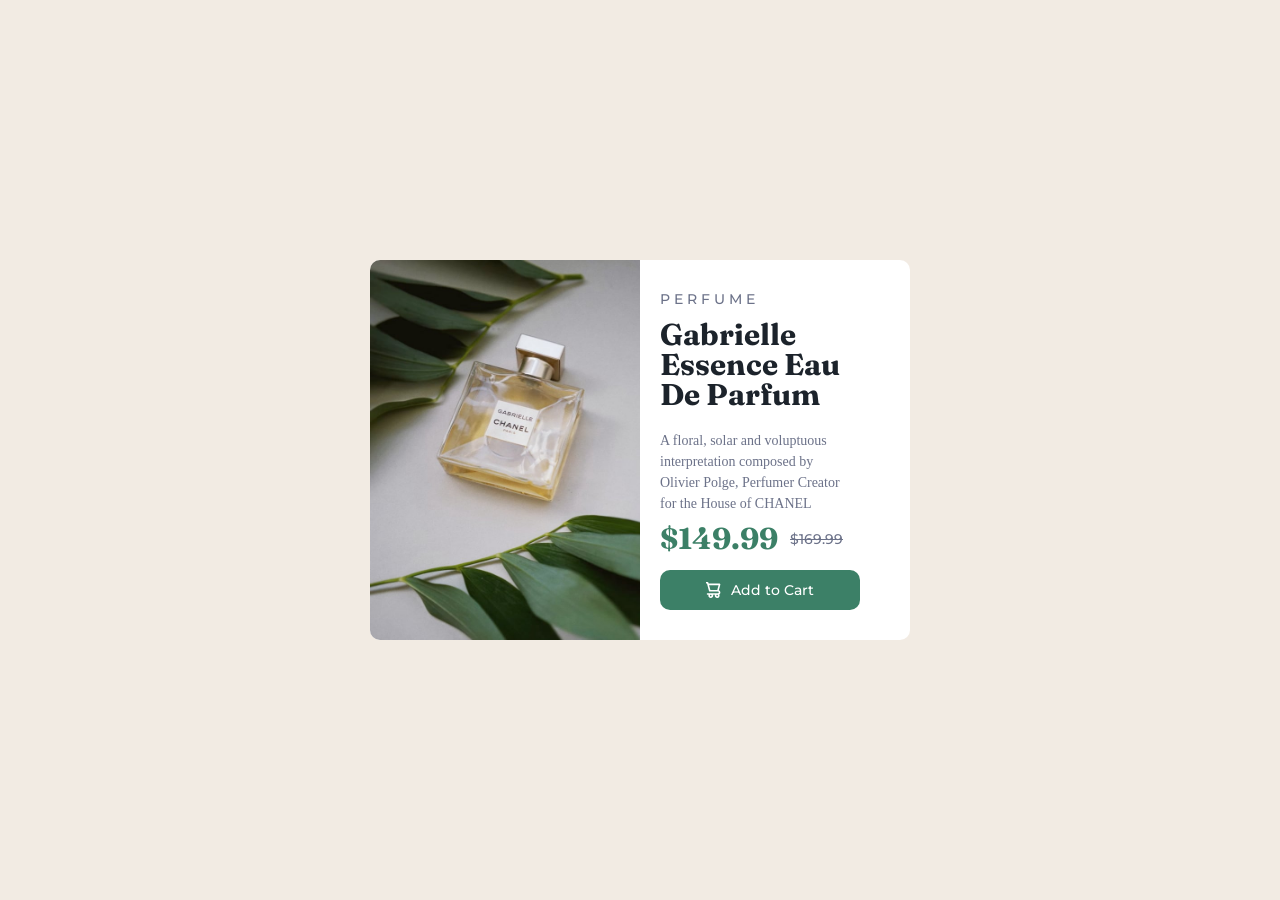
<file: index.html>
<html>
    <head>
        <link rel="stylesheet" href="previewcard.css">
    </head>
    <body>
        <div>
            <img src="./images/image.jpg">
            <p1>P E R F U M E</p1>
            <p2>Gabrielle<br> Essence Eau<br> De Parfum</p2>
            <p3>A floral, solar and voluptuous<br>interpretation composed by <br>Olivier Polge, Perfumer Creator<br> for the House of CHANEL</p3>
            <p4>$149.99</p4>
            <p5>$169.99</p5>
            <div class="inner-div">
                <svg width="15" height="16" xmlns="http://www.w3.org/2000/svg"><path d="M14.383 10.388a2.397 2.397 0 0 0-1.518-2.222l1.494-5.593a.8.8 0 0 0-.144-.695.8.8 0 0 0-.631-.28H2.637L2.373.591A.8.8 0 0 0 1.598 0H0v1.598h.983l1.982 7.4a.8.8 0 0 0 .799.59h8.222a.8.8 0 0 1 0 1.599H1.598a.8.8 0 1 0 0 1.598h.943a2.397 2.397 0 1 0 4.507 0h1.885a2.397 2.397 0 1 0 4.331-.376 2.397 2.397 0 0 0 1.12-2.021ZM11.26 7.99H4.395L3.068 3.196h9.477L11.26 7.991Zm-6.465 6.392a.8.8 0 1 1 0-1.598.8.8 0 0 1 0 1.598Zm6.393 0a.8.8 0 1 1 0-1.598.8.8 0 0 1 0 1.598Z" fill="#FFF"/></svg>
                Add to Cart
            </div>

        </div>
    </body>
</html>
</file>
<file: previewcard.css>
@import url('https://fonts.googleapis.com/css2?family=Montserrat:wght@500;700&display=swap');
 @import url('https://fonts.googleapis.com/css2?family=Fraunces:opsz,wght@9..144,700&family=Montserrat:wght@500;700&display=swap');


*{
    padding: 0px;
    margin: 0px;
    box-sizing: border-box;
}
body{background-color:  hsl(30, 38%, 92%);}

div{
    transform: translate(-50%,-50%);
    top: 50%;
    left: 50%;
    background-color:  hsl(0, 0%, 100%);
    width: 540px;
    height: 380px;
    position: relative;
    border-radius: 10px;
    
}
div img{
    width: 270px;
    height: 380px;
    border-bottom-left-radius: 10px;
    border-top-left-radius: 10px;
}
div p1{
    font-size: 14px;
    font-family: 'Montserrat';
    font-weight: 500;
    margin-top: 10px;
    position: absolute;
    padding: 20px;
    color: hsl(228, 12%, 48%);
}
div p2{
    font-size: 30px;
    font-family:  'Fraunces';
    font-weight: 700;
    margin-top: 40px;
    position: absolute;
    padding: 20px;
    color: hsl(212, 21%, 14%);
    line-height: 1;
}
div p3{
    font-size: 14px;
    font-family: [Montserrat];
    font-weight: 500;
    position: absolute;
    margin-top: 150px;
    padding: 20px;
    line-height: 1.5;
    color: hsl(228, 12%, 48%);
}
div p4{
    font-size: 30px;
    font-family: 'Fraunces';
    font-weight: 700;
    color:  hsl(158, 36%, 37%);
    margin-top: 240px;
    position: absolute;
    padding: 20px;
}
.inner-div{
    position: absolute;
    height: 40px;
    width: 200px;
    background-color:hsl(158, 36%, 37%) ;
    margin-top: 140px;
    padding: 20px;
    margin-left: 120px;
    border-radius: 10px;
    color:hsl(0, 0%, 100%);
    font-size: 14px;
    font-family: 'Montserrat';
    font-weight: 500;
    text-align: center;
    display: flex;
    align-items: center;
    justify-content: center;
    column-gap: 10px;
}
div p5{
    text-decoration: line-through;
    font-size: 14px;
    font-family: 'Montserrat';
    font-weight: 500;
    color: hsl(228, 12%, 48%);
    margin-top: 250px;
    position: absolute;
    padding: 20px;
    margin-left: 130px;
}
</file>
